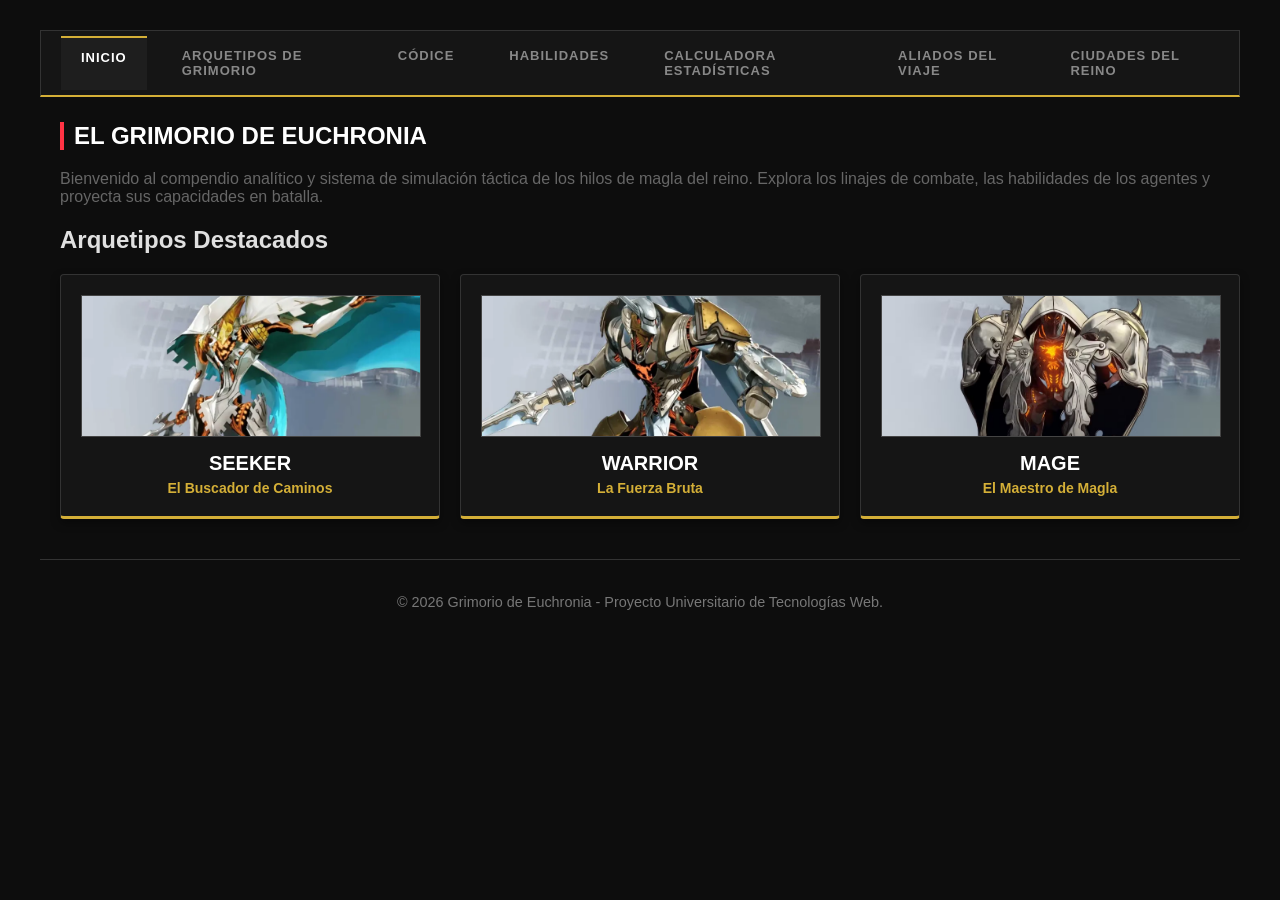
<file: index.html>
<!DOCTYPE html>
<html lang="es">
<head>
    <meta charset="UTF-8">
    <meta name="viewport" content="width=device-width, initial-scale=1.0">
    <title>Grimorio de Euchronia - Inicio</title>
    <link rel="stylesheet" href="estilos.css">
</head>
<body>

    <div class="contenedor">
        <header>
            <nav class="navbar" aria-label="Navegación principal">
                <a href="index.html" class="activo">Inicio</a>
                <a href="simulador.html">Arquetipos de Grimorio</a>
                <a href="codice.html">Códice</a>
                <a href="habilidades.html">Habilidades</a>
                <a href="enciclopedia.html">Calculadora Estadísticas</a>
                <a href="personajes.html">Aliados del Viaje</a>
                <a href="ciudades.html">Ciudades del Reino</a>
            </nav>
        </header>

        <main class="contenido-principal">
            <article class="bienvenida">
                <h1 class="titulo-pagina">El Grimorio de Euchronia</h1>
                <p class="descripcion-pagina">
                    Bienvenido al compendio analítico y sistema de simulación táctica de los hilos de magla del reino. Explora los linajes de combate, las habilidades de los agentes y proyecta sus capacidades en batalla.
                </p>
            </article>

            <section aria-label="Arquetipos Destacados del Reino">
                <h2 class="titulo-seccion">Arquetipos Destacados</h2>
                <div class="grilla-arquetipos">
                    <div class="tarjeta-compendio">
                        <div class="marco-mini">
                            <img src="seeker.png" alt="Ilustración promocional del arquetipo Seeker, el Buscador de Caminos">
                        </div>
                        <h3>SEEKER</h3>
                        <p>El Buscador de Caminos</p>
                    </div>
                    <div class="tarjeta-compendio">
                        <div class="marco-mini">
                            <img src="warrior.png" alt="Retrato promocional del arquetipo Warrior, enfocado en daño físico de corte">
                        </div>
                        <h3>WARRIOR</h3>
                        <p>La Fuerza Bruta</p>
                    </div>
                    <div class="tarjeta-compendio">
                        <div class="marco-mini">
                            <img src="mage.png" alt="Ilustración promocional del arquetipo Mage, especialista en maglas elementales destructivas">
                        </div>
                        <h3>MAGE</h3>
                        <p>El Maestro de Magla</p>
                    </div>
                </div>
            </section>
        </main>

        <footer style="text-align: center; margin-top: 40px; padding: 20px; border-top: 1px solid #333; color: #777; font-size: 0.9em;">
            <p>&copy; 2026 Grimorio de Euchronia - Proyecto Universitario de Tecnologías Web.</p>
        </footer>
    </div>

</body>
</html>
</file>
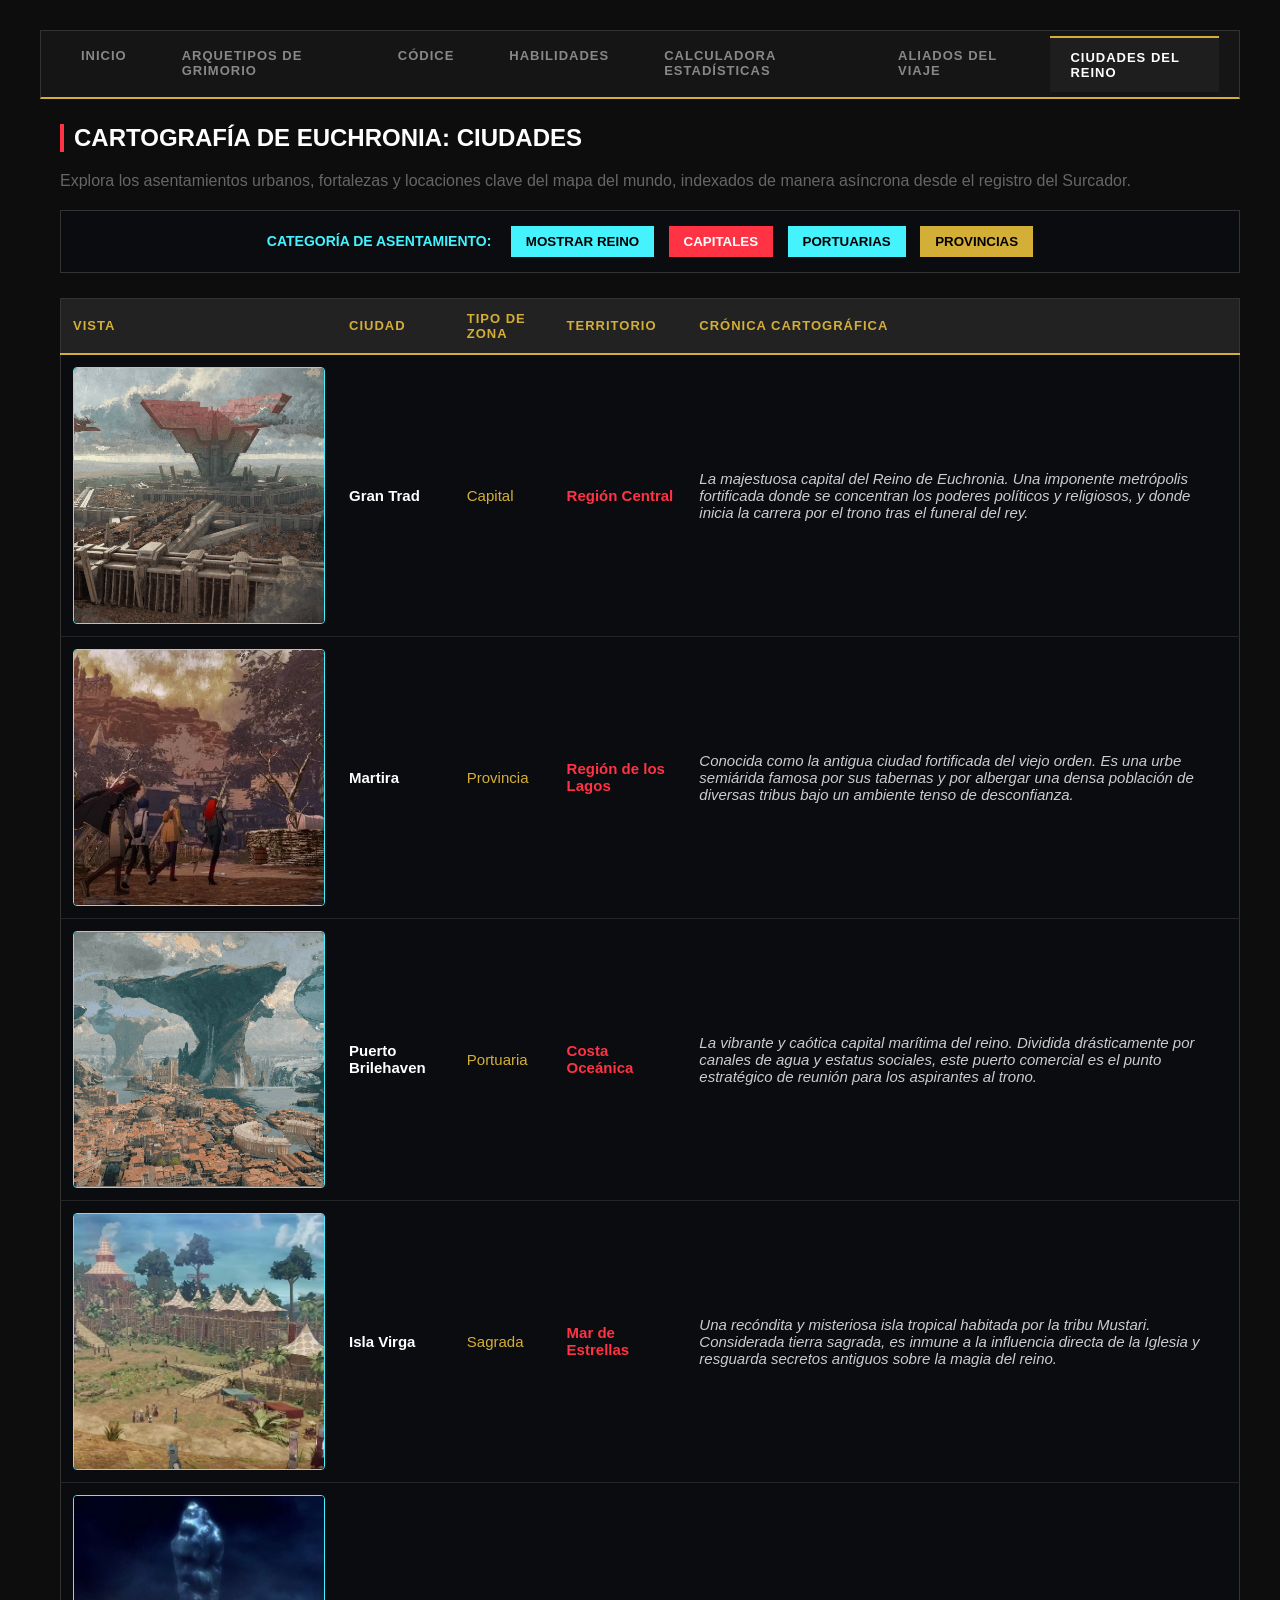
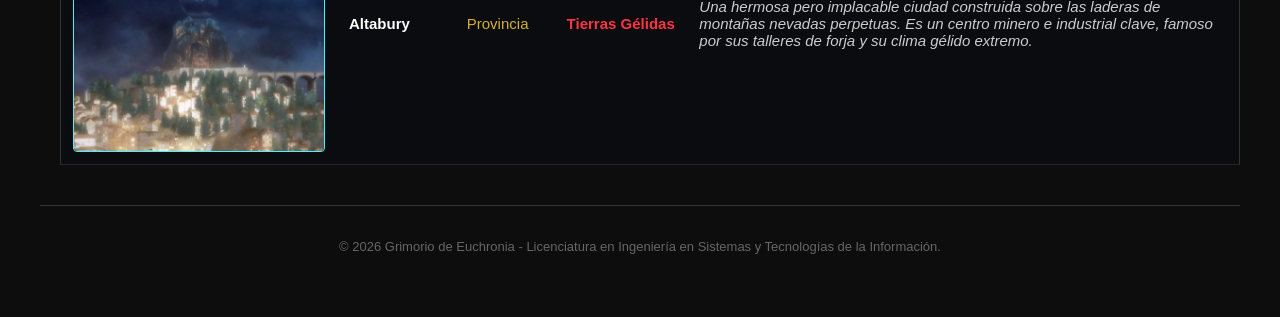
<file: ciudades.html>
<!DOCTYPE html>
<html lang="es">
<head>
    <meta charset="UTF-8">
    <meta name="viewport" content="width=device-width, initial-scale=1.0">
    <title>Ciudades del Reino - Wiki Metaphor</title>
    <link rel="stylesheet" href="estilos.css">
</head>
<body>

    <div class="contenedor">
        <header>
            <nav class="navbar" aria-label="Navegación principal">
                <a href="index.html">Inicio</a>
                <a href="simulador.html">Arquetipos de Grimorio</a>
                <a href="codice.html">Códice</a>
                <a href="habilidades.html">Habilidades</a>
                <a href="enciclopedia.html">Calculadora Estadísticas</a>
                <a href="personajes.html">Aliados del Viaje</a>
                <a href="ciudades.html" class="activo">Ciudades del Reino</a>
            </nav>
        </header>

        <main class="contenido-principal">
            <article>
                <h1 class="titulo-pagina">Cartografía de Euchronia: Ciudades</h1>
                <p class="descripcion-pagina">
                    Explora los asentamientos urbanos, fortalezas y locaciones clave del mapa del mundo, indexados de manera asíncrona desde el registro del Surcador.
                </p>
            </article>

            <section aria-label="Controles de filtrado cartográfico" class="seccion-filtros">
                <span class="etiqueta-filtro">Categoría de Asentamiento:</span>
                <button onclick="filtrarCiudades('TODOS')" class="btn-filtro btn-todos">MOSTRAR REINO</button>
                <button onclick="filtrarCiudades('Capital')" class="btn-filtro btn-fisico">CAPITALES</button>
                <button onclick="filtrarCiudades('Portuaria')" class="btn-filtro btn-todos">PORTUARIAS</button>
                <button onclick="filtrarCiudades('Provincia')" class="btn-filtro btn-magico">PROVINCIAS</button>
            </section>

            <table class="tabla-habilidades" id="tablaCiudadesMetaphor">
                <thead>
                    <tr>
                        <th>Vista</th>
                        <th>Ciudad</th>
                        <th>Tipo de Zona</th>
                        <th>Territorio</th>
                        <th>Crónica Cartográfica</th>
                    </tr>
                </thead>
                <tbody>
                    </tbody>
            </table>
        </main>

        <footer style="text-align: center; margin-top: 40px; padding: 20px; border-top: 1px solid #333; color: #666; font-size: 13px;">
            <p>&copy; 2026 Grimorio de Euchronia - Licenciatura en Ingeniería en Sistemas y Tecnologías de la Información.</p>
        </footer>
    </div>

    <script src="ciudades-logica.js"></script>
</body>
</html>
</file>
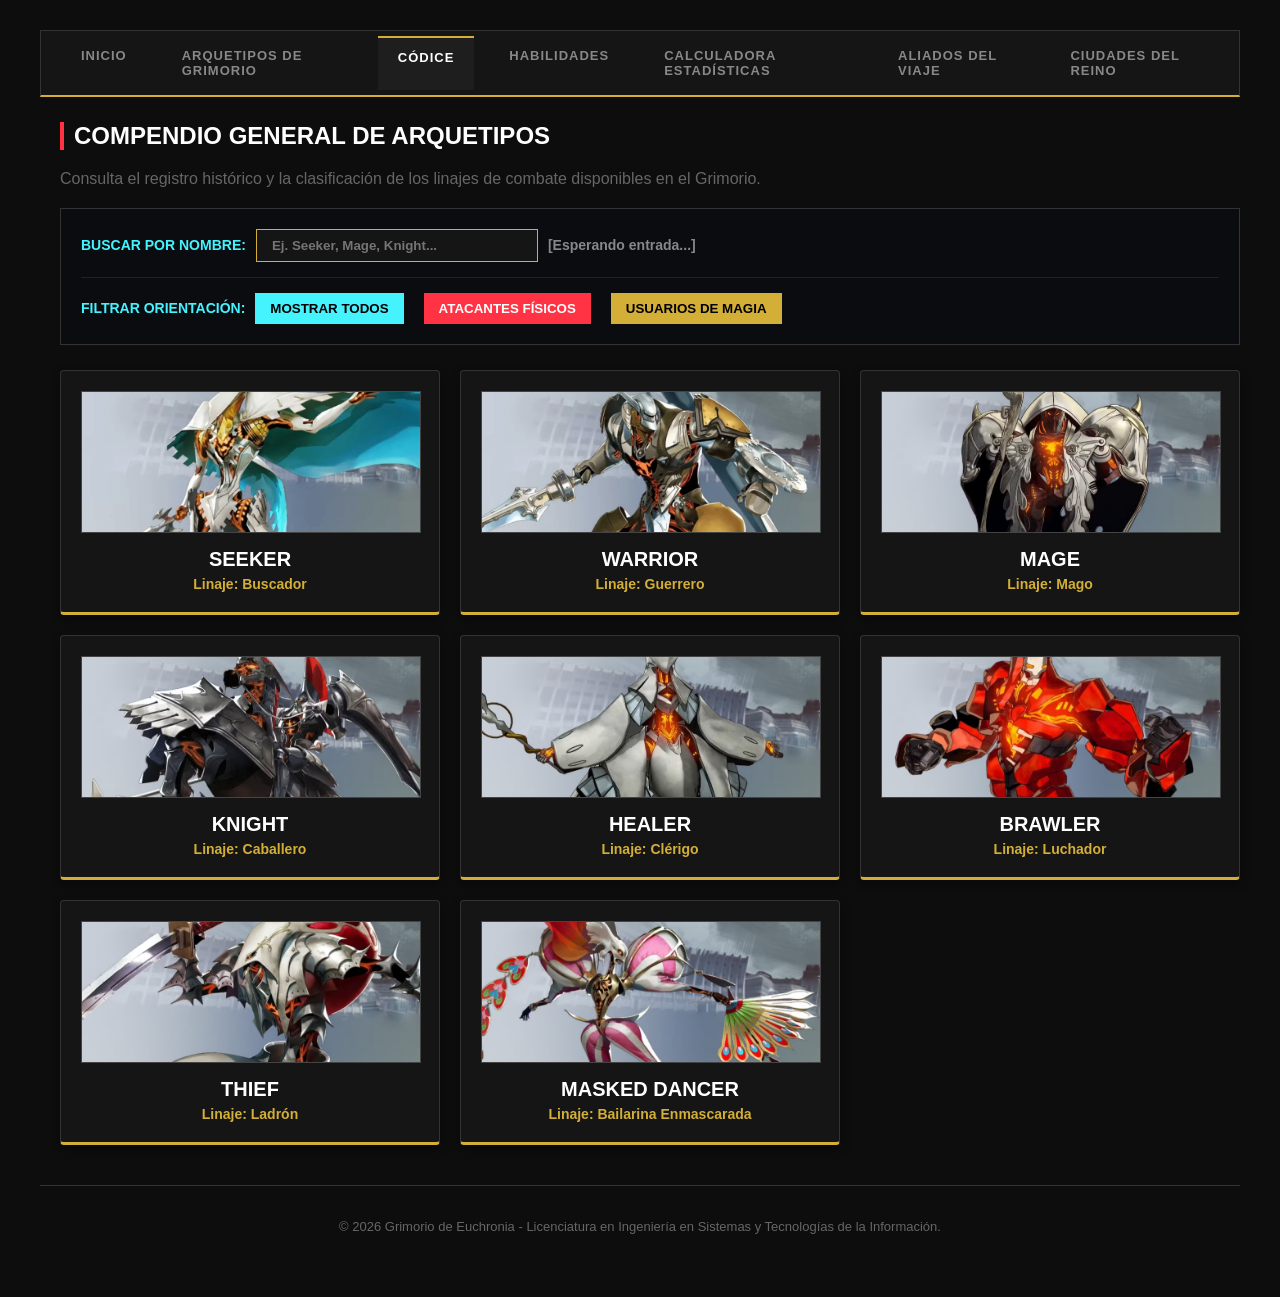
<file: codice.html>
<!DOCTYPE html>
<html lang="es">
<head>
    <meta charset="UTF-8">
    <meta name="viewport" content="width=device-width, initial-scale=1.0">
    <title>Grimorio de Euchronia - Códice</title>
    <link rel="stylesheet" href="estilos.css">
</head>
<body>

    <div class="contenedor">
        <header>
            <nav class="navbar" aria-label="Navegación principal">
                <a href="index.html">Inicio</a>
                <a href="simulador.html">Arquetipos de Grimorio</a>
                <a href="codice.html" class="activo">Códice</a>
                <a href="habilidades.html">Habilidades</a>
                <a href="enciclopedia.html">Calculadora Estadísticas</a>
                <a href="personajes.html">Aliados del Viaje</a>
                <a href="ciudades.html">Ciudades del Reino</a>
            </nav>
        </header>

        <main class="contenido-principal">
            <article>
                <h1 class="titulo-pagina">Compendio General de Arquetipos</h1>
                <p class="descripcion-pagina">
                    Consulta el registro histórico y la clasificación de los linajes de combate disponibles en el Grimorio.
                </p>
            </article>
            
            <section aria-label="Controles de búsqueda y filtrado de arquetipos" class="seccion-filtros" style="margin-bottom: 25px; padding: 20px; background: #0b0c10; border: 1px solid #333;">
                
                <div style="margin-bottom: 15px; display: flex; flex-wrap: wrap; align-items: center; gap: 10px;">
                    <label for="txtBusquedaArquetipo" class="etiqueta-filtro" style="color: #45f3ff; font-weight: bold; text-transform: uppercase; margin: 0;">Buscar por Nombre:</label>
                    <input type="text" id="txtBusquedaArquetipo" placeholder="Ej. Seeker, Mage, Knight..." style="padding: 8px 15px; background: #151515; color: #fff; border: 1px solid #d4af37; width: 100%; max-width: 250px; font-weight: bold;">
                    <div id="consolaValidacion" style="font-size: 14px; font-weight: bold; color: #888;">[Esperando entrada...]</div>
                </div>

                <div style="display: flex; flex-wrap: wrap; align-items: center; gap: 10px; margin-top: 10px; border-top: 1px solid #222; padding-top: 15px;">
                    <span class="etiqueta-filtro" style="margin: 0;">Filtrar Orientación:</span>
                    <button onclick="filtrarPorOrientacion('TODOS')" class="btn-filtro btn-todos">MOSTRAR TODOS</button>
                    <button onclick="filtrarPorOrientacion('FISICO')" class="btn-filtro btn-fisico">ATACANTES FÍSICOS</button>
                    <button onclick="filtrarPorOrientacion('MAGICO')" class="btn-filtro btn-magico">USUARIOS DE MAGIA</button>
                </div>
            </section>
            
            <div id="listaCompleta" class="grilla-arquetipos"></div>
        </main>

        <footer style="text-align: center; margin-top: 40px; padding: 20px; border-top: 1px solid #333; color: #666; font-size: 13px;">
            <p>&copy; 2026 Grimorio de Euchronia - Licenciatura en Ingeniería en Sistemas y Tecnologías de la Información.</p>
        </footer>
    </div>

    <script src="codice-logica.js"></script>
</body>
</html>
</file>
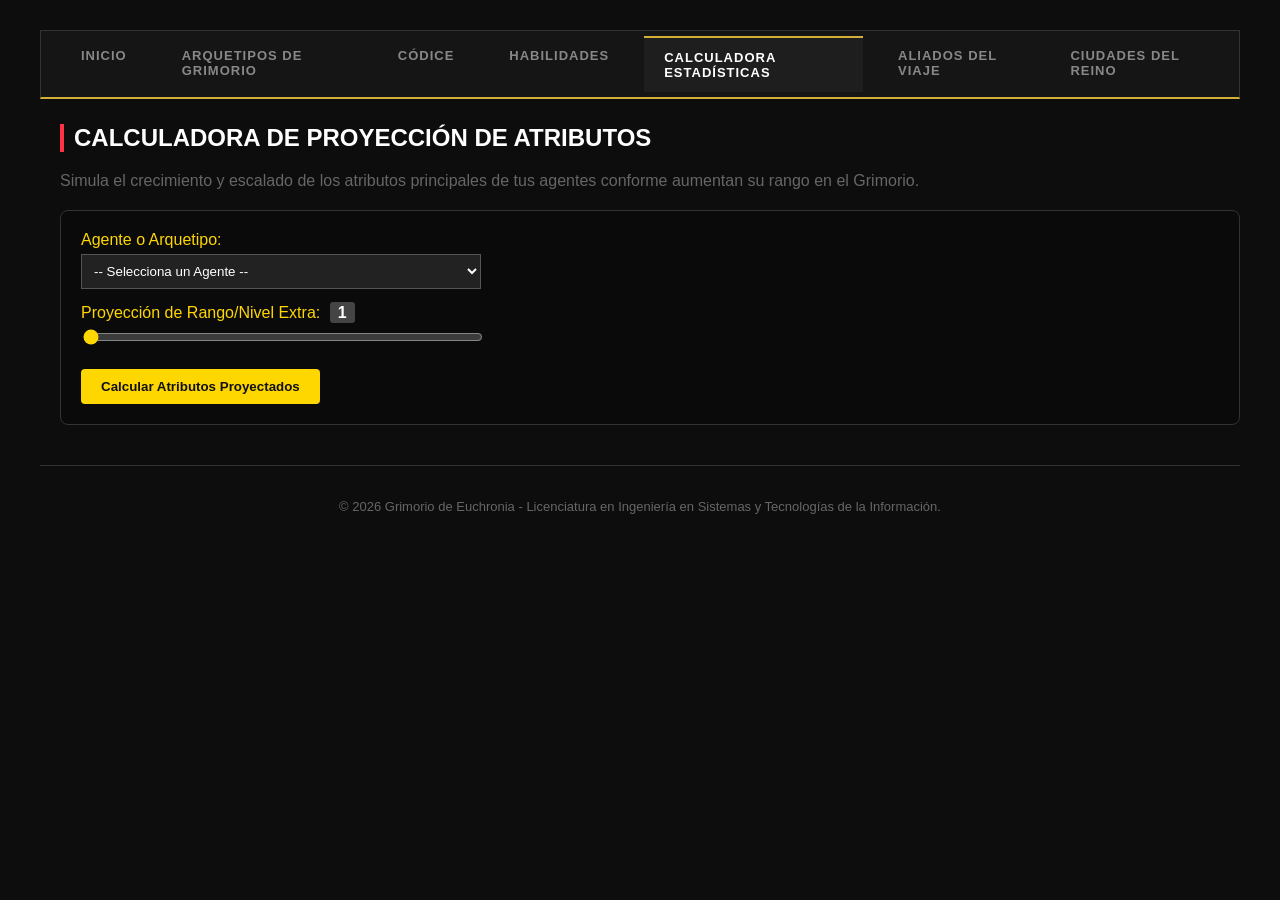
<file: enciclopedia.html>
<!DOCTYPE html>
<html lang="es">
<head>
    <meta charset="UTF-8">
    <meta name="viewport" content="width=device-width, initial-scale=1.0">
    <title>Grimorio de Euchronia - Calculadora</title>
    <link rel="stylesheet" href="estilos.css">
</head>
<body>

    <div class="contenedor">
        <header>
            <nav class="navbar" aria-label="Navegación principal">
                <a href="index.html">Inicio</a>
                <a href="simulador.html">Arquetipos de Grimorio</a>
                <a href="codice.html">Códice</a>
                <a href="habilidades.html">Habilidades</a>
                <a href="enciclopedia.html" class="activo">Calculadora Estadísticas</a>
                <a href="personajes.html">Aliados del Viaje</a>
                <a href="ciudades.html">Ciudades del Reino</a>
            </nav>
        </header>

        <main class="contenido-principal">
            <article>
                <h1 class="titulo-pagina">Calculadora de Proyección de Atributos</h1>
                <p class="descripcion-pagina">
                    Simula el crecimiento y escalado de los atributos principales de tus agentes conforme aumentan su rango en el Grimorio.
                </p>
            </article>

            <section aria-label="Configuración de la simulación de estadísticas">
                <form id="formCalculadora" style="background: rgba(0,0,0,0.2); padding: 20px; border-radius: 8px; border: 1px solid #333;">
                    <div style="margin-bottom: 15px;">
                        <label for="selectAgente" style="display: block; margin-bottom: 5px; color: gold;">Agente o Arquetipo:</label>
                        <select id="selectAgente" required style="padding: 8px; width: 100%; max-width: 400px; background: #222; color: #fff; border: 1px solid #555;">
                            <option value="">-- Selecciona un Agente --</option>
                        </select>
                    </div>

                    <div style="margin-bottom: 20px;">
                        <label for="rngNivel" style="display: block; margin-bottom: 5px; color: gold;">
                            Proyección de Rango/Nivel Extra: <span id="lblNivel" style="color: #fff; font-weight: bold; background: #444; padding: 2px 8px; border-radius: 3px; margin-left: 5px;">1</span>
                        </label>
                        <input type="range" id="rngNivel" min="1" max="20" value="1" style="width: 100%; max-width: 400px; accent-color: gold;">
                    </div>

                    <button type="submit" style="padding: 10px 20px; background: gold; color: #111; font-weight: bold; border: none; border-radius: 4px; cursor: pointer;">
                        Calcular Atributos Proyectados
                    </button>
                </form>
            </section>

            <section aria-label="Resultados del cálculo matemático" id="tarjetaResultado"></section>
        </main>

        <footer style="text-align: center; margin-top: 40px; padding: 20px; border-top: 1px solid #333; color: #666; font-size: 13px;">
            <p>&copy; 2026 Grimorio de Euchronia - Licenciatura en Ingeniería en Sistemas y Tecnologías de la Información.</p>
        </footer>
    </div>

    <script src="enciclopedia-logica.js"></script>
</body>
</html>
</file>
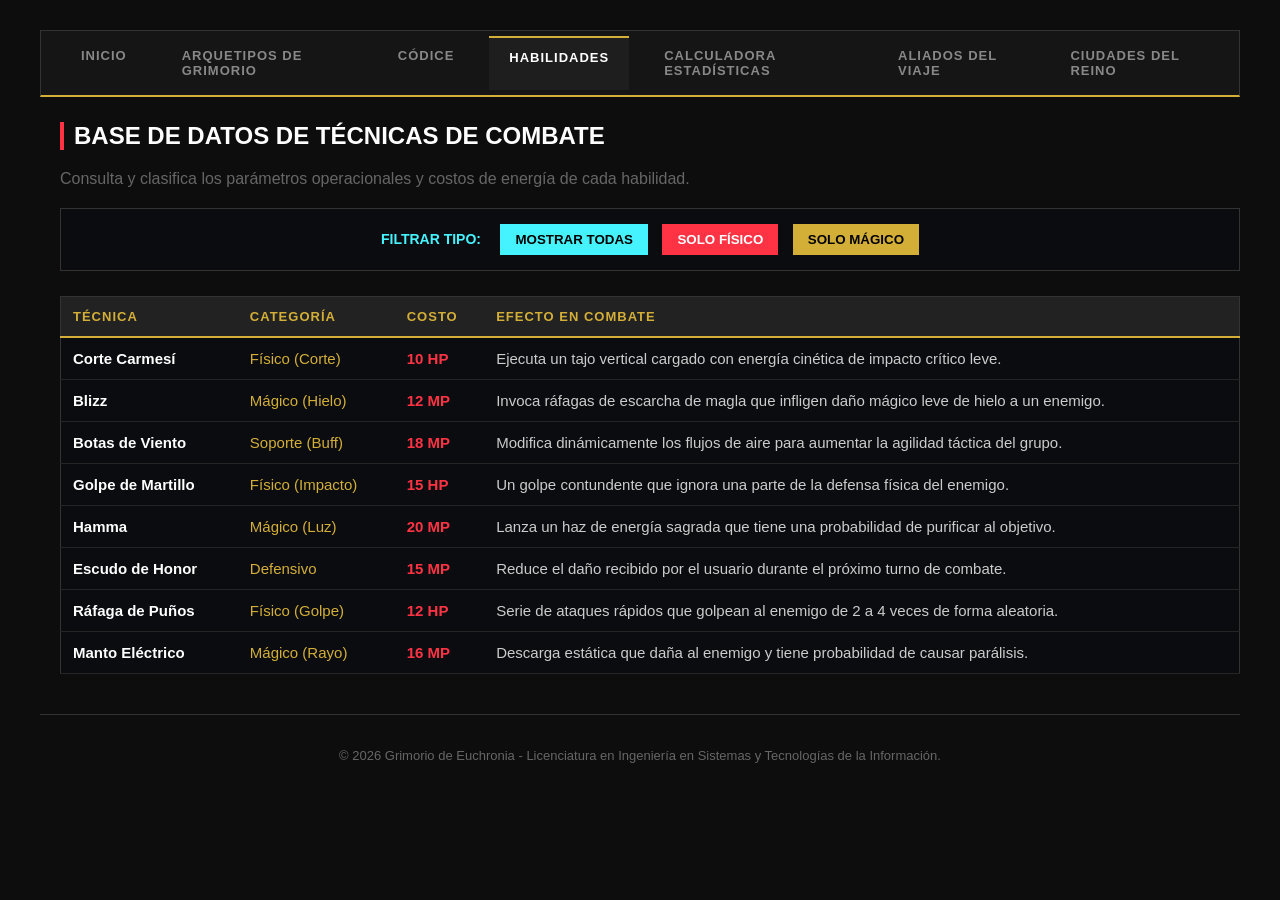
<file: habilidades.html>
<!DOCTYPE html>
<html lang="es">
<head>
    <meta charset="UTF-8">
    <meta name="viewport" content="width=device-width, initial-scale=1.0">
    <title>Drive Discs / Habilidades</title>
    <link rel="stylesheet" href="estilos.css">
</head>
<body>

    <div class="contenedor">
        <header>
            <nav class="navbar" aria-label="Navegación principal">
                <a href="index.html">Inicio</a>
                <a href="simulador.html">Arquetipos de Grimorio</a>
                <a href="codice.html">Códice</a>
                <a href="habilidades.html" class="activo">Habilidades</a>
                <a href="enciclopedia.html">Calculadora Estadísticas</a>
                <a href="personajes.html">Aliados del Viaje</a>
                <a href="ciudades.html">Ciudades del Reino</a>
            </nav>
        </header>

        <main class="contenido-principal">
            <article>
                <h1 class="titulo-pagina">Base de Datos de Técnicas de Combate</h1>
                <p class="descripcion-pagina">
                    Consulta y clasifica los parámetros operacionales y costos de energía de cada habilidad.
                </p>
            </article>

            <section aria-label="Controles de filtrado" class="seccion-filtros">
                <span class="etiqueta-filtro">Filtrar Tipo:</span>
                <button onclick="filtrarHabilidades('TODOS')" class="btn-filtro btn-todos">MOSTRAR TODAS</button>
                <button onclick="filtrarHabilidades('Físico')" class="btn-filtro btn-fisico">SOLO FÍSICO</button>
                <button onclick="filtrarHabilidades('Mágico')" class="btn-filtro btn-magico">SOLO MÁGICO</button>
            </section>

            <table class="tabla-habilidades" id="tablaHabilidades">
                <thead>
                    <tr>
                        <th>Técnica</th>
                        <th>Categoría</th>
                        <th>Costo</th>
                        <th>Efecto en Combate</th>
                    </tr>
                </thead>
                <tbody>
                </tbody>
            </table>
        </main>

        <footer style="text-align: center; margin-top: 40px; padding: 20px; border-top: 1px solid #333; color: #666; font-size: 13px;">
            <p>&copy; 2026 Grimorio de Euchronia - Licenciatura en Ingeniería en Sistemas y Tecnologías de la Información.</p>
        </footer>
    </div>

    <script src="habilidades-logica.js"></script>
</body>
</html>
</file>
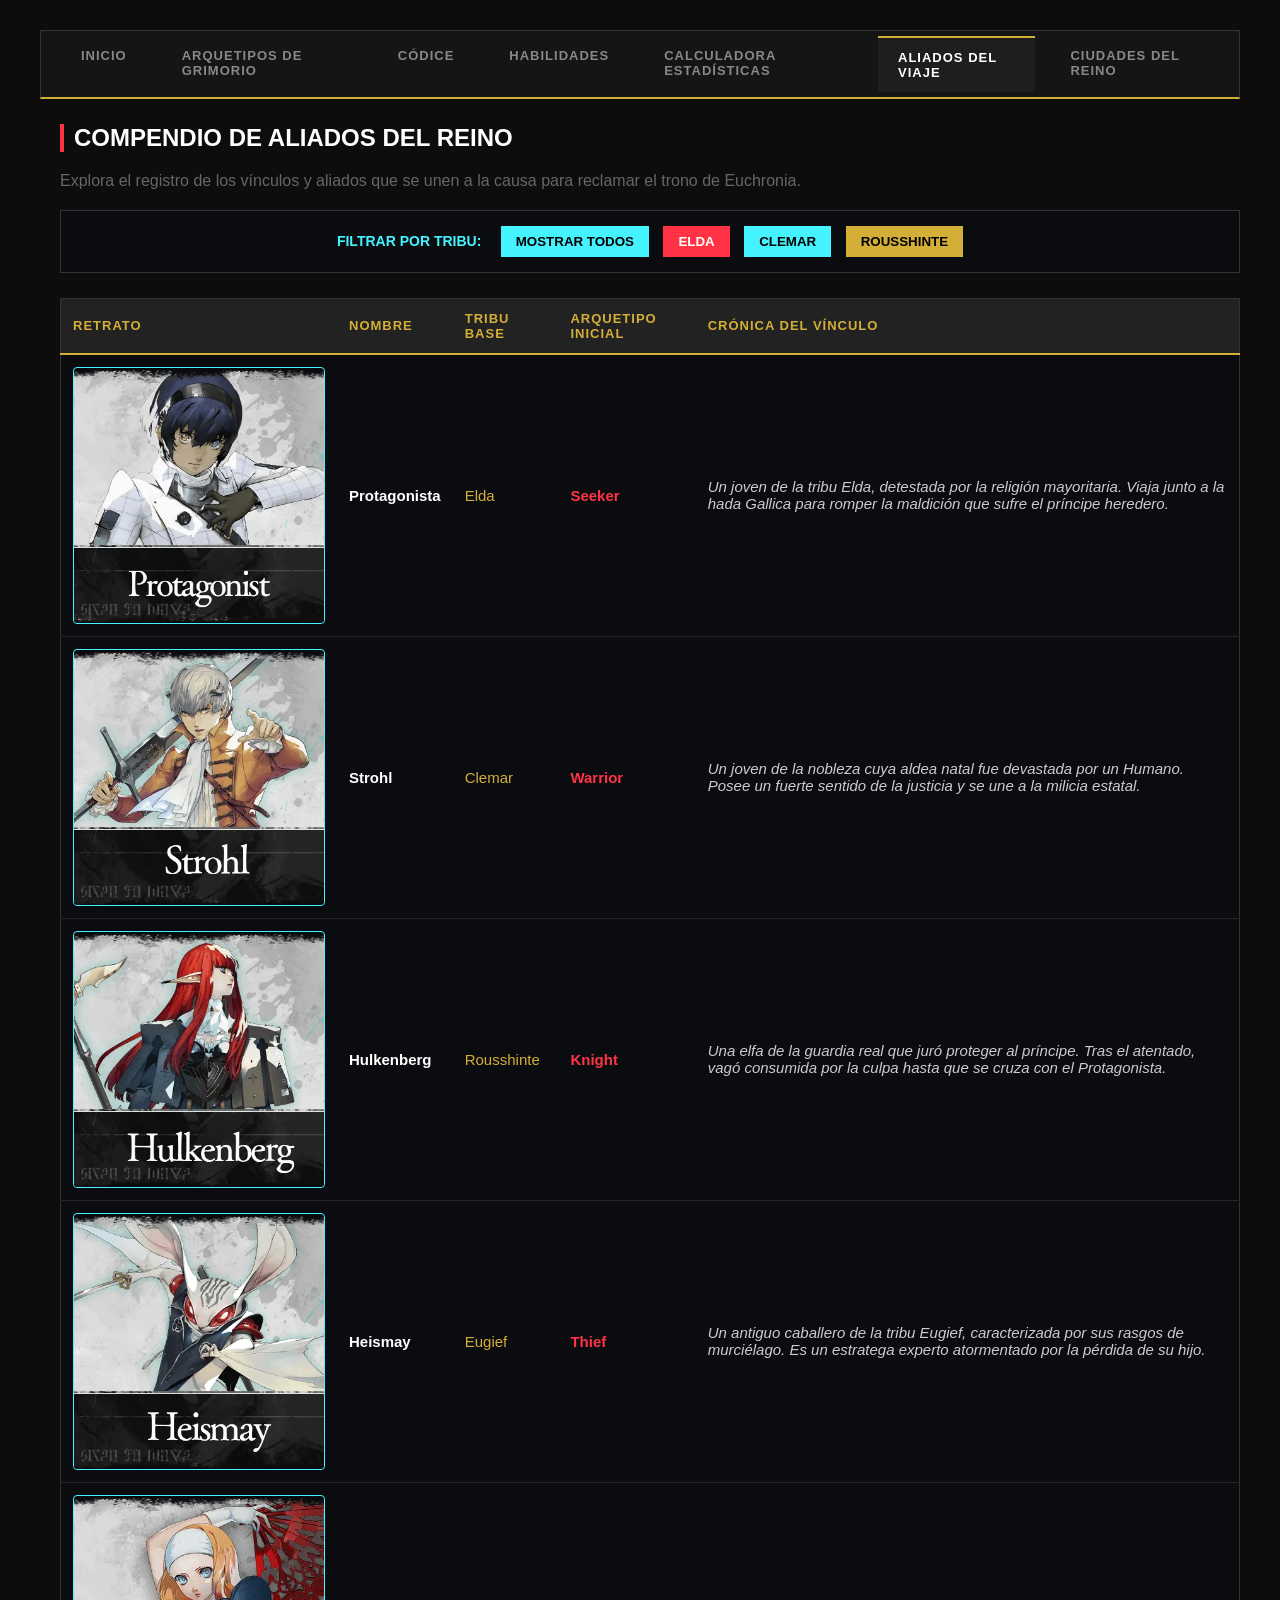
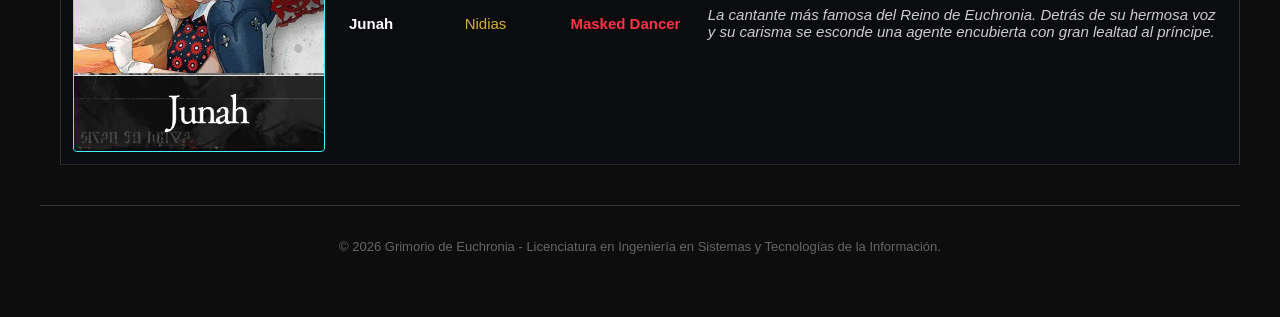
<file: personajes.html>
<!DOCTYPE html>
<html lang="es">
<head>
    <meta charset="UTF-8">
    <meta name="viewport" content="width=device-width, initial-scale=1.0">
    <title>Compendio de Aliados - Wiki Metaphor</title>
    <link rel="stylesheet" href="estilos.css">
</head>
<body>

    <div class="contenedor">
        <header>
            <nav class="navbar" aria-label="Navegación principal">
                <a href="index.html">Inicio</a>
                <a href="simulador.html">Arquetipos de Grimorio</a>
                <a href="codice.html">Códice</a>
                <a href="habilidades.html">Habilidades</a>
                <a href="enciclopedia.html">Calculadora Estadísticas</a>
                <a href="personajes.html" class="activo">Aliados del Viaje</a>
                <a href="ciudades.html">Ciudades del Reino</a>
            </nav>
        </header>

        <main class="contenido-principal">
            <article>
                <h1 class="titulo-pagina">Compendio de Aliados del Reino</h1>
                <p class="descripcion-pagina">
                    Explora el registro de los vínculos y aliados que se unen a la causa para reclamar el trono de Euchronia.
                </p>
            </article>

            <section aria-label="Controles de filtrado de aliados" class="seccion-filtros">
                <span class="etiqueta-filtro">Filtrar por Tribu:</span>
                <button onclick="filtrarAliados('TODOS')" class="btn-filtro btn-todos">MOSTRAR TODOS</button>
                <button onclick="filtrarAliados('Elda')" class="btn-filtro btn-fisico">ELDA</button>
                <button onclick="filtrarAliados('Clemar')" class="btn-filtro btn-todos">CLEMAR</button>
                <button onclick="filtrarAliados('Rousshinte')" class="btn-filtro btn-magico">ROUSSHINTE</button>
            </section>

            <table class="tabla-habilidades" id="tablaAliadosMetaphor">
                <thead>
                    <tr>
                        <th>Retrato</th>
                        <th>Nombre</th>
                        <th>Tribu Base</th>
                        <th>Arquetipo Inicial</th>
                        <th>Crónica del Vínculo</th>
                    </tr>
                </thead>
                <tbody>
                    </tbody>
            </table>
        </main>

        <footer style="text-align: center; margin-top: 40px; padding: 20px; border-top: 1px solid #333; color: #666; font-size: 13px;">
            <p>&copy; 2026 Grimorio de Euchronia - Licenciatura en Ingeniería en Sistemas y Tecnologías de la Información.</p>
        </footer>
    </div>

    <script src="personajes-logica.js"></script>
</body>
</html>
</file>
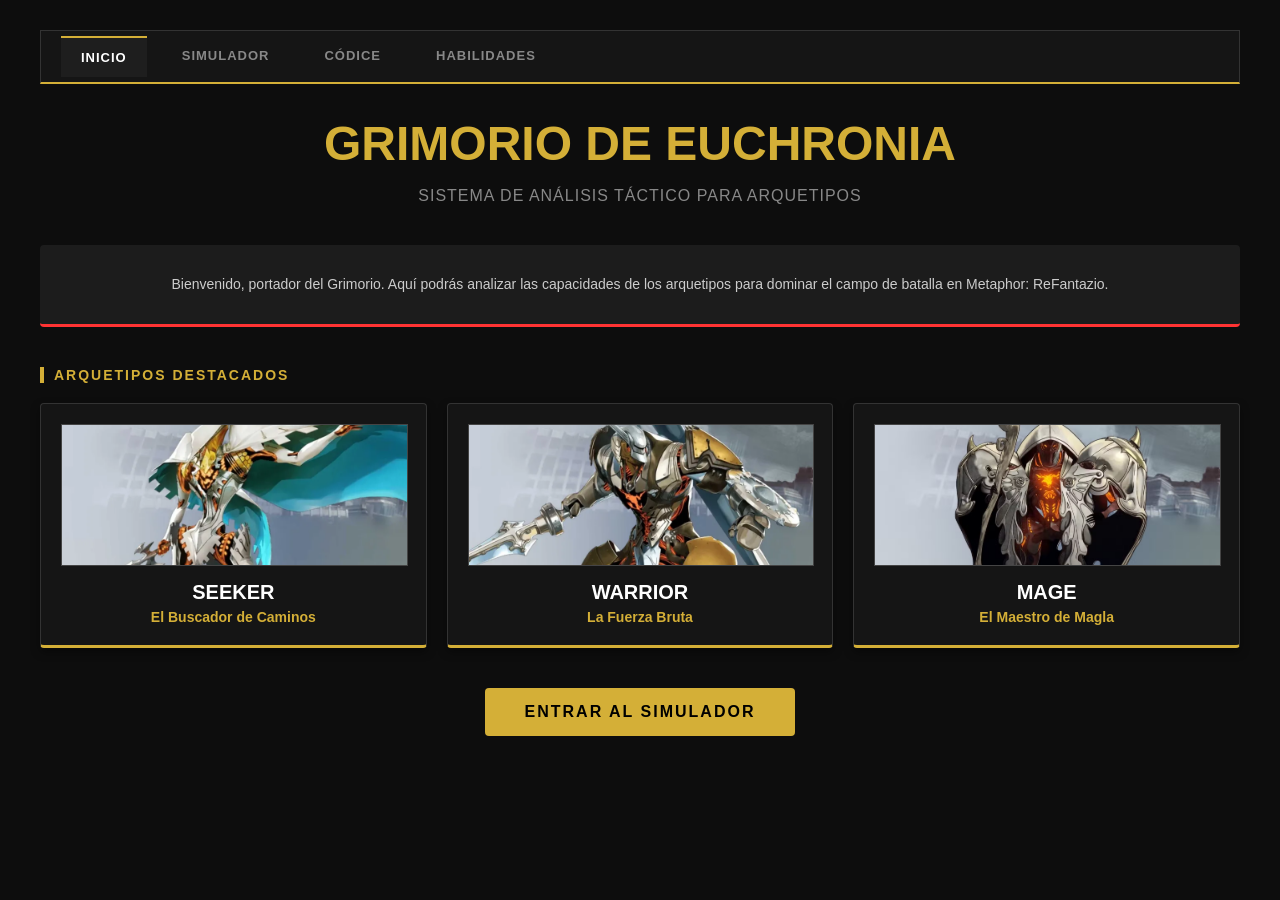
<file: proyecto/home.html>
<!DOCTYPE html>
<html lang="es">
<head>
    <meta charset="UTF-8">
    <meta name="viewport" content="width=device-width, initial-scale=1.0">
    <title>Grimorio de Euchronia - Inicio</title>
    <link rel="stylesheet" href="estilos.css">
</head>
<body>

    <div class="contenedor">
        <nav class="navbar">
            <a href="home.html" class="activo">Inicio</a>
            <a href="index.html">Simulador</a>
            <a href="codice.html">Códice</a>
            <a href="habilidades.html">Habilidades</a>
        </nav>

        <header style="text-align: center; margin-bottom: 40px;">
            <h1 style="font-size: 3rem; color: #d4af37; margin-bottom: 10px;">GRIMORIO DE EUCHRONIA</h1>
            <p style="color: #888; letter-spacing: 1px;">SISTEMA DE ANÁLISIS TÁCTICO PARA ARQUETIPOS</p>
        </header>

        <div class="bloque-descripcion" style="margin-bottom: 40px; text-align: center; border-left: none; border-bottom: 3px solid #ff3333;">
            <p>Bienvenido, portador del Grimorio. Aquí podrás analizar las capacidades de los arquetipos para dominar el campo de batalla en Metaphor: ReFantazio.</p>
        </div>

        <h1 class="titulo-seccion">Arquetipos Destacados</h1>
        <div class="grilla-arquetipos">
            <div class="tarjeta-compendio">
                <div class="marco-mini"><img src="seeker.png" alt="Seeker"></div>
                <h3>SEEKER</h3>
                <p>El Buscador de Caminos</p>
            </div>
            <div class="tarjeta-compendio">
                <div class="marco-mini"><img src="warrior.png" alt="Warrior"></div>
                <h3>WARRIOR</h3>
                <p>La Fuerza Bruta</p>
            </div>
            <div class="tarjeta-compendio">
                <div class="marco-mini"><img src="mage.png" alt="Mage"></div>
                <h3>MAGE</h3>
                <p>El Maestro de Magla</p>
            </div>
        </div>

        <div style="text-align: center; margin-top: 40px;">
            <a href="index.html" class="boton-inicio">ENTRAR AL SIMULADOR</a>
        </div>
    </div>

</body>
</html>
</file>
<file: estilos.css>
body {
    background-color: #0d0d0d;
    color: #e0e0e0;
    font-family: 'Segoe UI', Tahoma, Geneva, Verdana, sans-serif;
    margin: 0;
    padding: 20px;
}

.contenedor {
    max-width: 1200px;
    margin: 0 auto;
    padding: 10px;
}

.navbar {
    display: flex;
    background-color: #151515;
    border: 1px solid #333;
    border-bottom: 2px solid #d4af37;
    padding: 5px 20px;
    margin-bottom: 25px;
    gap: 15px;
}

.navbar a {
    color: #888;
    text-decoration: none;
    font-weight: 700;
    text-transform: uppercase;
    font-size: 13px;
    padding: 12px 20px;
    letter-spacing: 1px;
    transition: all 0.3s;
}

.navbar a:hover, .navbar a.activo {
    color: #ffffff;
    background-color: #1e1e1e;
    border-top: 2px solid #d4af37;
}

h1.titulo-seccion {
    color: #d4af37;
    font-size: 14px;
    text-transform: uppercase;
    letter-spacing: 2px;
    margin-bottom: 15px;
    border-left: 4px solid #d4af37;
    padding-left: 10px;
}

.panel-modular {
    display: flex;
    gap: 25px;
    align-items: flex-start;
}

.tarjeta-perfil {
    flex: 1;
    background-color: #151515;
    border: 1px solid #d4af37;
    border-radius: 6px;
    padding: 25px;
    display: flex;
    flex-direction: column;
    align-items: center;
    box-shadow: 0 4px 15px rgba(0,0,0,0.6);
}

.avatar-marco {
    width: 100%;
    max-width: 380px;
    height: 220px;
    border: 1px solid #444;
    background-color: #000;
    overflow: hidden;
    display: flex;
    justify-content: center;
    align-items: center;
    margin-bottom: 15px;
}

.avatar-marco img {
    width: 100%;
    height: 100%;
    object-fit: cover;
}

.nombre-arquetipo-txt {
    color: #ff3333;
    font-size: 42px;
    font-weight: 900;
    text-transform: uppercase;
    letter-spacing: 3px;
    margin: 10px 0;
    font-style: italic;
    text-shadow: 2px 2px 0px #000;
}

.tarjeta-analisis {
    flex: 1.4;
    background-color: #151515;
    border: 1px solid #333;
    border-radius: 6px;
    padding: 25px;
    box-shadow: 0 4px 15px rgba(0,0,0,0.6);
}

.tabla-stats {
    width: 100%;
    border-collapse: collapse;
    margin-bottom: 20px;
}

.tabla-stats td {
    padding: 12px 0;
    border-bottom: 1px solid #262626;
    font-size: 16px;
}

.tabla-stats td:first-child { color: #aaa; font-weight: 600; }
.tabla-stats td:last-child { text-align: right; font-weight: 700; }

.bloque-descripcion {
    background-color: #1c1c1c;
    border-left: 3px solid #ff3333;
    padding: 15px;
    border-radius: 4px;
    font-size: 14px;
    line-height: 1.5;
    color: #ccc;
}

.grilla-arquetipos {
    display: grid;
    grid-template-columns: repeat(3, 1fr);
    gap: 20px;
    margin-top: 20px;
}

.tarjeta-compendio {
    background-color: #151515;
    border: 1px solid #333;
    border-bottom: 3px solid #d4af37;
    padding: 20px;
    text-align: center;
    border-radius: 4px;
    box-shadow: 0 4px 10px rgba(0,0,0,0.4);
}

.tarjeta-compendio .marco-mini {
    width: 100%;
    height: 140px;
    background-color: #000;
    overflow: hidden;
    margin-bottom: 15px;
    border: 1px solid #444;
}

.tarjeta-compendio .marco-mini img {
    width: 100%;
    height: 100%;
    object-fit: cover;
}

.tarjeta-compendio h3 {
    color: #ffffff;
    margin: 10px 0 5px 0;
    text-transform: uppercase;
    font-size: 20px;
}

.tarjeta-compendio p {
    color: #d4af37;
    margin: 0;
    font-size: 14px;
    font-weight: 600;
}

.tabla-habilidades {
    width: 100%;
    border-collapse: collapse;
    margin-top: 20px;
    background-color: #151515;
    border: 1px solid #333;
}

.tabla-habilidades th {
    background-color: #222;
    color: #d4af37;
    padding: 15px;
    text-align: left;
    text-transform: uppercase;
    font-size: 13px;
    letter-spacing: 1px;
    border-bottom: 2px solid #d4af37;
}

.tabla-habilidades td {
    padding: 15px;
    border-bottom: 1px solid #252525;
    font-size: 15px;
}

.tabla-habilidades tr:hover {
    background-color: #1c1c1c;
}

.boton-inicio {
    display: inline-block;
    padding: 15px 40px;
    background-color: #d4af37;
    color: #000;
    text-decoration: none;
    font-weight: bold;
    border-radius: 4px;
    letter-spacing: 2px;
    transition: transform 0.3s, background-color 0.3s;
}

.boton-inicio:hover {
    background-color: #fff;
    transform: scale(1.05);
}

.titulo-pagina {
    color: #ffffff;
    text-transform: uppercase;
    border-left: 4px solid #ff3344;
    padding-left: 10px;
    font-size: 24px;
}

.descripcion-pagina {
    color: #666;
    margin-bottom: 20px;
}

.seccion-filtros {
    margin-bottom: 25px;
    text-align: center;
    background: #0b0c10;
    padding: 15px;
    border: 1px solid #333;
}

.etiqueta-filtro {
    color: #45f3ff;
    font-weight: bold;
    margin-right: 15px;
    font-size: 14px;
    text-transform: uppercase;
}

.btn-filtro {
    padding: 8px 15px;
    font-weight: bold;
    border: none;
    cursor: pointer;
    margin-right: 10px;
    text-transform: uppercase;
    transition: background 0.3s;
}

.btn-filtro:last-child {
    margin-right: 0;
}

.btn-todos {
    background: #45f3ff;
    color: #000;
}

.btn-fisico {
    background: #ff3344;
    color: #fff;
}

.btn-magico {
    background: #d4af37;
    color: #000;
}

.tabla-habilidades {
    width: 100%;
    border-collapse: collapse;
    background: #0b0c10;
    font-size: 15px;
}

.tabla-habilidades thead tr {
    border-bottom: 2px solid #45f3ff;
    text-align: left;
    color: #45f3ff;
}

.tabla-habilidades th, 
.tabla-habilidades td {
    padding: 12px;
}

.tabla-habilidades tbody tr {
    border-bottom: 1px solid #222;
}

.celda-nombre {
    font-weight: bold;
    color: #fff;
}

.celda-tipo {
    color: #d4af37;
}

.celda-costo {
    color: #ff3344;
    font-weight: bold;
}

.celda-desc {
    color: #ccc;
}

.contenido-principal {
    flex: 1;
    width: 100%;
    box-sizing: border-box;
    padding-left: 20px; 
}

.celda-avatar-tabla {
    width: 70px;
    text-align: center;
    vertical-align: middle;
    padding: 8px;
}

.avatar-personaje-tabla {
    width: 250px;
    height: 255px;
    object-fit: cover; 
    border: 1px solid #45f3ff; 
    border-radius: 4px;
    display: block;
    margin: 0 auto;
}


.txt-rojo { color: #ff4545; font-weight: bold; }
.txt-cyan { color: #00ffcc; font-weight: bold; }
.txt-oro { color: #d4af37; font-weight: bold; }
</file>
<file: proyecto/estilos.css>
body {
    background-color: #0d0d0d;
    color: #e0e0e0;
    font-family: 'Segoe UI', Tahoma, Geneva, Verdana, sans-serif;
    margin: 0;
    padding: 20px;
}

.contenedor {
    max-width: 1200px;
    margin: 0 auto;
    padding: 10px;
}

.navbar {
    display: flex;
    background-color: #151515;
    border: 1px solid #333;
    border-bottom: 2px solid #d4af37;
    padding: 5px 20px;
    margin-bottom: 25px;
    gap: 15px;
}

.navbar a {
    color: #888;
    text-decoration: none;
    font-weight: 700;
    text-transform: uppercase;
    font-size: 13px;
    padding: 12px 20px;
    letter-spacing: 1px;
    transition: all 0.3s;
}

.navbar a:hover, .navbar a.activo {
    color: #ffffff;
    background-color: #1e1e1e;
    border-top: 2px solid #d4af37;
}

h1.titulo-seccion {
    color: #d4af37;
    font-size: 14px;
    text-transform: uppercase;
    letter-spacing: 2px;
    margin-bottom: 15px;
    border-left: 4px solid #d4af37;
    padding-left: 10px;
}

.panel-modular {
    display: flex;
    gap: 25px;
    align-items: flex-start;
}

.tarjeta-perfil {
    flex: 1;
    background-color: #151515;
    border: 1px solid #d4af37;
    border-radius: 6px;
    padding: 25px;
    display: flex;
    flex-direction: column;
    align-items: center;
    box-shadow: 0 4px 15px rgba(0,0,0,0.6);
}

.avatar-marco {
    width: 100%;
    max-width: 380px;
    height: 220px;
    border: 1px solid #444;
    background-color: #000;
    overflow: hidden;
    display: flex;
    justify-content: center;
    align-items: center;
    margin-bottom: 15px;
}

.avatar-marco img {
    width: 100%;
    height: 100%;
    object-fit: cover;
}

.nombre-arquetipo-txt {
    color: #ff3333;
    font-size: 42px;
    font-weight: 900;
    text-transform: uppercase;
    letter-spacing: 3px;
    margin: 10px 0;
    font-style: italic;
    text-shadow: 2px 2px 0px #000;
}

.tarjeta-analisis {
    flex: 1.4;
    background-color: #151515;
    border: 1px solid #333;
    border-radius: 6px;
    padding: 25px;
    box-shadow: 0 4px 15px rgba(0,0,0,0.6);
}

.tabla-stats {
    width: 100%;
    border-collapse: collapse;
    margin-bottom: 20px;
}

.tabla-stats td {
    padding: 12px 0;
    border-bottom: 1px solid #262626;
    font-size: 16px;
}

.tabla-stats td:first-child { color: #aaa; font-weight: 600; }
.tabla-stats td:last-child { text-align: right; font-weight: 700; }

.bloque-descripcion {
    background-color: #1c1c1c;
    border-left: 3px solid #ff3333;
    padding: 15px;
    border-radius: 4px;
    font-size: 14px;
    line-height: 1.5;
    color: #ccc;
}

.grilla-arquetipos {
    display: grid;
    grid-template-columns: repeat(3, 1fr);
    gap: 20px;
    margin-top: 20px;
}

.tarjeta-compendio {
    background-color: #151515;
    border: 1px solid #333;
    border-bottom: 3px solid #d4af37;
    padding: 20px;
    text-align: center;
    border-radius: 4px;
    box-shadow: 0 4px 10px rgba(0,0,0,0.4);
}

.tarjeta-compendio .marco-mini {
    width: 100%;
    height: 140px;
    background-color: #000;
    overflow: hidden;
    margin-bottom: 15px;
    border: 1px solid #444;
}

.tarjeta-compendio .marco-mini img {
    width: 100%;
    height: 100%;
    object-fit: cover;
}

.tarjeta-compendio h3 {
    color: #ffffff;
    margin: 10px 0 5px 0;
    text-transform: uppercase;
    font-size: 20px;
}

.tarjeta-compendio p {
    color: #d4af37;
    margin: 0;
    font-size: 14px;
    font-weight: 600;
}

.tabla-habilidades {
    width: 100%;
    border-collapse: collapse;
    margin-top: 20px;
    background-color: #151515;
    border: 1px solid #333;
}

.tabla-habilidades th {
    background-color: #222;
    color: #d4af37;
    padding: 15px;
    text-align: left;
    text-transform: uppercase;
    font-size: 13px;
    letter-spacing: 1px;
    border-bottom: 2px solid #d4af37;
}

.tabla-habilidades td {
    padding: 15px;
    border-bottom: 1px solid #252525;
    font-size: 15px;
}

.tabla-habilidades tr:hover {
    background-color: #1c1c1c;
}

.boton-inicio {
    display: inline-block;
    padding: 15px 40px;
    background-color: #d4af37;
    color: #000;
    text-decoration: none;
    font-weight: bold;
    border-radius: 4px;
    letter-spacing: 2px;
    transition: transform 0.3s, background-color 0.3s;
}

.boton-inicio:hover {
    background-color: #fff;
    transform: scale(1.05);
}


.txt-rojo { color: #ff4545; font-weight: bold; }
.txt-cyan { color: #00ffcc; font-weight: bold; }
.txt-oro { color: #d4af37; font-weight: bold; }
</file>
